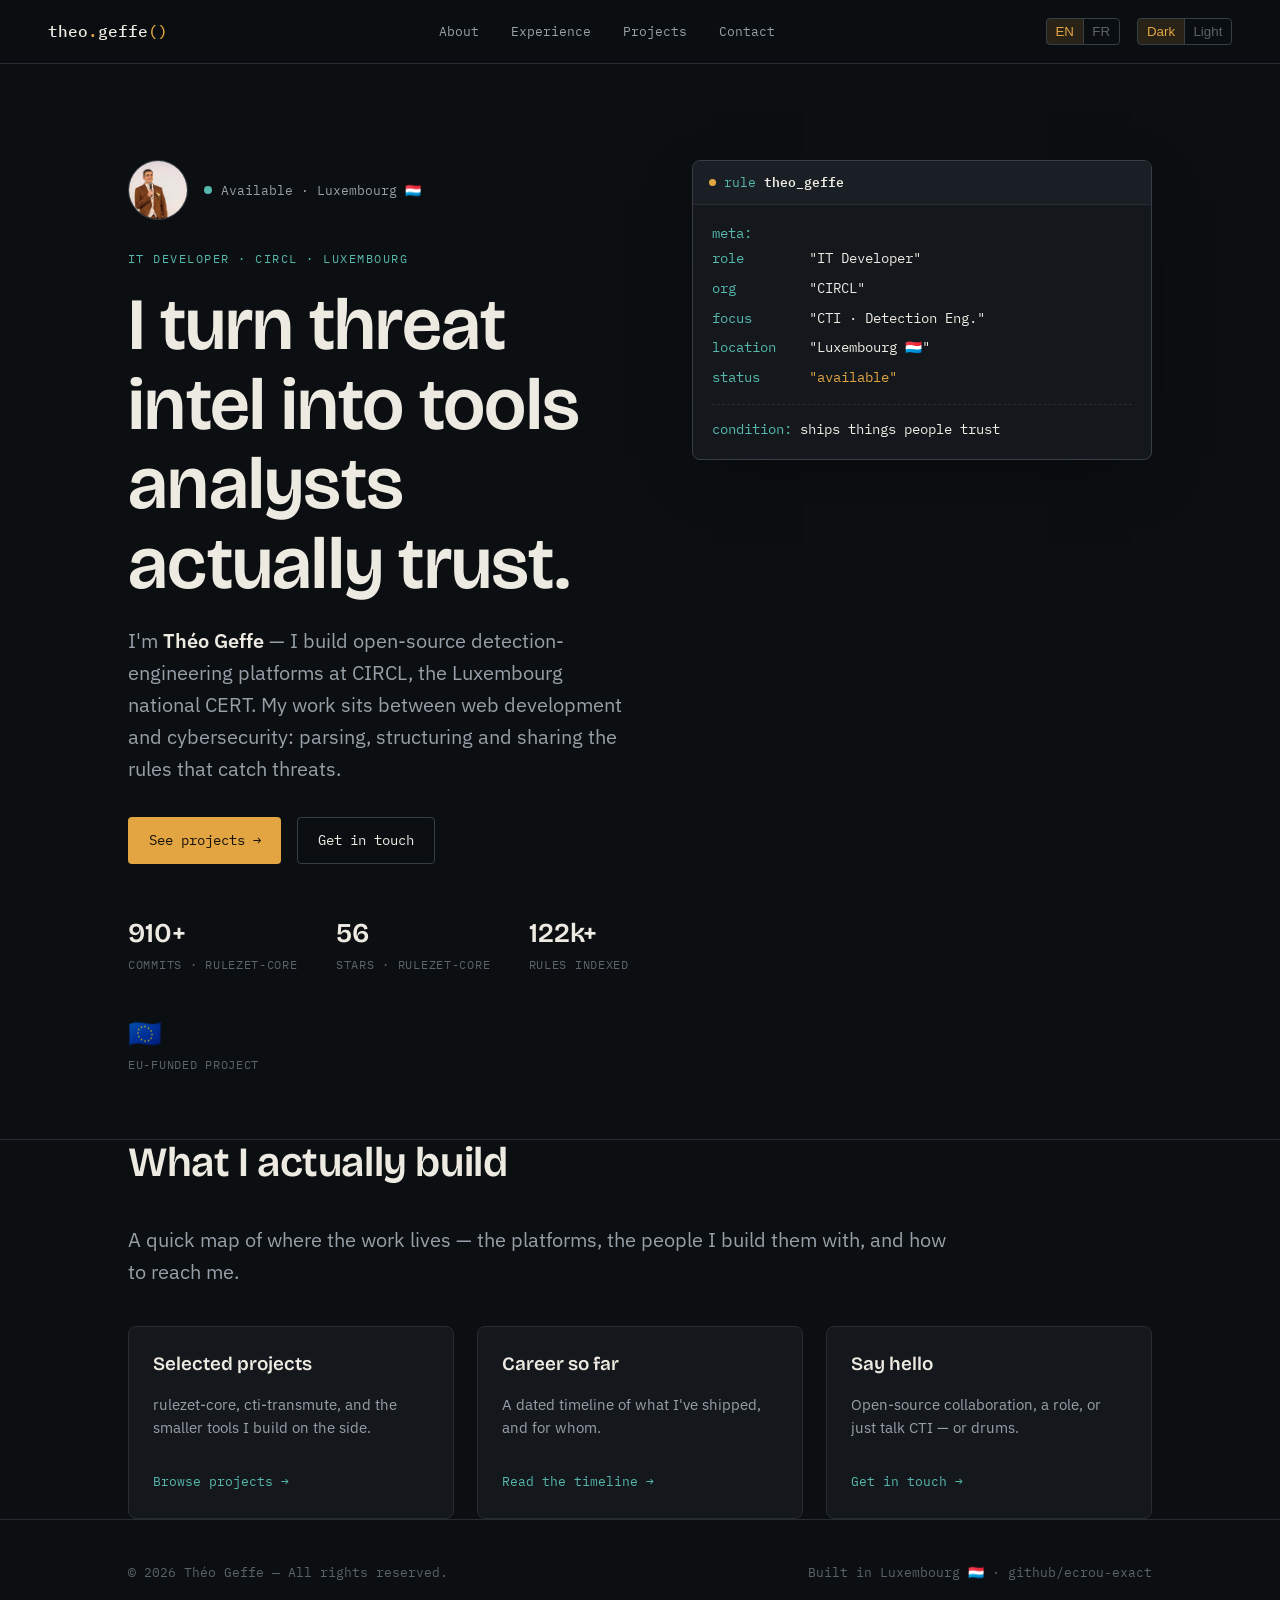
<file: index.html>
<!DOCTYPE html>
<html lang="en" data-theme="dark">

<head>
  <meta charset="UTF-8">
  <meta name="viewport" content="width=device-width, initial-scale=1.0">
  <meta name="google-site-verification" content="HNoLupJn58FNoUEvCJYcqbwV88HTjHMzO0aVfXqpVyk">

  <link rel="icon" type="image/svg+xml" href="assets/favicon.svg">

  <title>Théo Geffe — IT Developer & Detection Engineering | Luxembourg</title>
  <meta name="description"
    content="Théo Geffe — IT Developer at CIRCL (Luxembourg). Lead developer of rulezet-core (EU-funded, 122,000+ rules indexed), second-largest contributor to MISP's cti-transmute. CTI, YARA, Sigma, open-source.">
  <meta name="author" content="Théo Geffe">
  <meta name="robots" content="index, follow">
  <link rel="canonical" href="https://ecrou-exact.github.io/theo-geffe-portfolio/">

  <meta property="og:type" content="website">
  <meta property="og:url" content="https://ecrou-exact.github.io/theo-geffe-portfolio/">
  <meta property="og:title" content="Théo Geffe — IT Developer & Detection Engineering">
  <meta property="og:description"
    content="Lead developer of rulezet-core (EU-funded). Second-largest contributor to MISP's cti-transmute. Based in Luxembourg.">
  <meta property="og:locale" content="en_US">
  <meta property="og:site_name" content="Théo Geffe">

  <script type="application/ld+json">
  {
    "@context": "https://schema.org",
    "@type": "Person",
    "name": "Théo Geffe",
    "jobTitle": "IT Developer",
    "worksFor": { "@type": "Organization", "name": "CIRCL - Computer Incident Response Center Luxembourg", "url": "https://www.circl.lu" },
    "url": "https://ecrou-exact.github.io/theo-geffe-portfolio/",
    "image": "https://avatars.githubusercontent.com/u/100565171?v=4",
    "sameAs": ["https://github.com/ecrou-exact", "https://www.linkedin.com/in/théo-geffe-348453359/", "https://www.youtube.com/@jeff2.016"],
    "knowsAbout": ["Cybersecurity", "JavaScript", "Python", "MISP", "YARA", "Sigma", "CTI", "Open-Source"],
    "address": { "@type": "PostalAddress", "addressCountry": "LU", "addressLocality": "Luxembourg" },
    "knowsLanguage": ["fr", "en"]
  }
  </script>

  <link rel="preconnect" href="https://fonts.googleapis.com">
  <link rel="preconnect" href="https://fonts.gstatic.com" crossorigin>
  <link href="https://fonts.googleapis.com/css2?family=Bricolage+Grotesque:opsz,wght@12..96,500..800&family=IBM+Plex+Sans:wght@400;500;600&family=IBM+Plex+Mono:wght@400;500;600&display=swap" rel="stylesheet">

  <link rel="stylesheet" href="css/tokens.css">
  <link rel="stylesheet" href="css/base.css">
  <link rel="stylesheet" href="css/nav.css">
  <link rel="stylesheet" href="css/components.css">
  <link rel="stylesheet" href="css/pages.css">
  <link rel="stylesheet" href="css/responsive.css">
</head>

<body data-page="home">

  <nav id="nav" role="navigation" aria-label="Main navigation">
    <a class="logo" href="index.html" aria-label="Théo Geffe — Home">theo<span>.</span>geffe<span>()</span></a>

    <ul class="nl" id="nl" role="menubar">
      <li role="none"><a href="about.html" data-page="about" role="menuitem" data-i18n="nav_about">About</a></li>
      <li role="none"><a href="experience.html" data-page="experience" role="menuitem" data-i18n="nav_experience">Experience</a></li>
      <li role="none"><a href="projects.html" data-page="projects" role="menuitem" data-i18n="nav_projects">Projects</a></li>
      <li role="none"><a href="contact.html" data-page="contact" role="menuitem" data-i18n="nav_contact">Contact</a></li>
    </ul>

    <div class="nav-right">
      <div class="swgroup lsw" role="group" aria-label="Language">
        <button data-l="en" class="on" aria-pressed="true">EN</button>
        <button data-l="fr" aria-pressed="false">FR</button>
      </div>
      <div class="swgroup tsw" role="group" aria-label="Theme">
        <button data-t="dark" class="on" aria-pressed="true">Dark</button>
        <button data-t="light" aria-pressed="false">Light</button>
      </div>
      <button class="hbg" id="hbg" aria-label="Open menu" aria-expanded="false"><span></span><span></span><span></span></button>
    </div>
  </nav>

  <main class="page-main">

    <section class="hero wrap">
      <div class="hero-copy">
        <div class="hero-id reveal">
          <img src="assets/pp.jpeg" alt="Théo Geffe" class="hero-photo">
          <div class="stbadge"><span class="pulse" aria-hidden="true"></span><span data-i18n="hero_status">Available · Luxembourg 🇱🇺</span></div>
        </div>
        <div class="eyebrow reveal" data-i18n="home_eyebrow">IT Developer · CIRCL · Luxembourg</div>
        <h1 class="display reveal" data-i18n="home_h1">I turn threat intel into tools analysts actually trust.</h1>
        <p class="lede reveal" data-i18n="home_lede">I'm Théo Geffe.</p>
        <div class="hero-ctas reveal">
          <a class="btn btn-solid" href="projects.html" data-i18n="cta_projects">See projects →</a>
          <a class="btn btn-line" href="contact.html" data-i18n="cta_contact">Get in touch</a>
        </div>
        <div class="stats-row reveal">
          <div class="stat-item"><div class="n">910+</div><div class="l" data-i18n="stat1_l">Commits · rulezet-core</div></div>
          <div class="stat-item"><div class="n">56</div><div class="l" data-i18n="stat2_l">Stars · rulezet-core</div></div>
          <div class="stat-item"><div class="n">122k+</div><div class="l" data-i18n="stat3_l">Rules indexed</div></div>
          <div class="stat-item"><div class="n">🇪🇺</div><div class="l" data-i18n="stat4_l">EU-funded project</div></div>
        </div>
      </div>

      <div class="rule reveal" aria-label="Identity summary">
        <div class="rule-head"><span class="dot" aria-hidden="true"></span><span class="kw">rule</span> <span class="name">theo_geffe</span></div>
        <div class="rule-body">
          <div class="kw" style="color:var(--accent-2);">meta:</div>
          <div class="rule-field"><span class="k">role</span><span class="v">"IT Developer"</span></div>
          <div class="rule-field"><span class="k">org</span><span class="v">"CIRCL"</span></div>
          <div class="rule-field"><span class="k">focus</span><span class="v">"CTI · Detection Eng."</span></div>
          <div class="rule-field"><span class="k">location</span><span class="v">"Luxembourg 🇱🇺"</span></div>
          <div class="rule-field"><span class="k">status</span><span class="v" style="color:var(--accent);">"available"</span></div>
          <div class="rule-cond"><span class="kw">condition:</span> <em data-i18n="rule_cond_home">ships things people trust</em></div>
        </div>
      </div>
    </section>

    <hr class="sep">

    <section class="wrap">
      <h2 class="section-title reveal" data-i18n="home_next_title">What I actually build</h2>
      <p class="lede reveal" data-i18n="home_next_lede" style="margin-bottom:2.4rem;">A quick map of where the work lives.</p>

      <div class="grid-3 reveal-group">
        <a class="rulecard" href="projects.html">
          <div class="rulecard-name" data-i18n="home_card1_t">Selected projects</div>
          <p class="rulecard-desc" data-i18n="home_card1_d">rulezet-core, cti-transmute, and more.</p>
          <span class="rulecard-link" data-i18n="home_card1_l">Browse projects →</span>
        </a>
        <a class="rulecard" href="experience.html">
          <div class="rulecard-name" data-i18n="home_card2_t">Career so far</div>
          <p class="rulecard-desc" data-i18n="home_card2_d">A dated timeline of what I've shipped.</p>
          <span class="rulecard-link" data-i18n="home_card2_l">Read the timeline →</span>
        </a>
        <a class="rulecard" href="contact.html">
          <div class="rulecard-name" data-i18n="home_card3_t">Say hello</div>
          <p class="rulecard-desc" data-i18n="home_card3_d">Open-source collaboration, a role, or just a chat.</p>
          <span class="rulecard-link" data-i18n="home_card3_l">Get in touch →</span>
        </a>
      </div>
    </section>

  </main>

  <footer role="contentinfo">
    <div class="wrap">
      <div>© 2026 Théo Geffe — <span data-i18n="footer_rights">All rights reserved.</span></div>
      <div><span data-i18n="footer_built">Built in</span> Luxembourg 🇱🇺 · <a href="https://github.com/ecrou-exact" target="_blank" rel="noopener noreferrer">github/ecrou-exact</a></div>
    </div>
  </footer>

  <script src="js/i18n.js"></script>
  <script src="js/theme.js"></script>
  <script src="js/nav.js"></script>
  <script src="js/reveal.js"></script>
  <script src="js/github-stats.js"></script>
  <script>document.addEventListener('DOMContentLoaded', initI18n);</script>
</body>

</html>
</file>
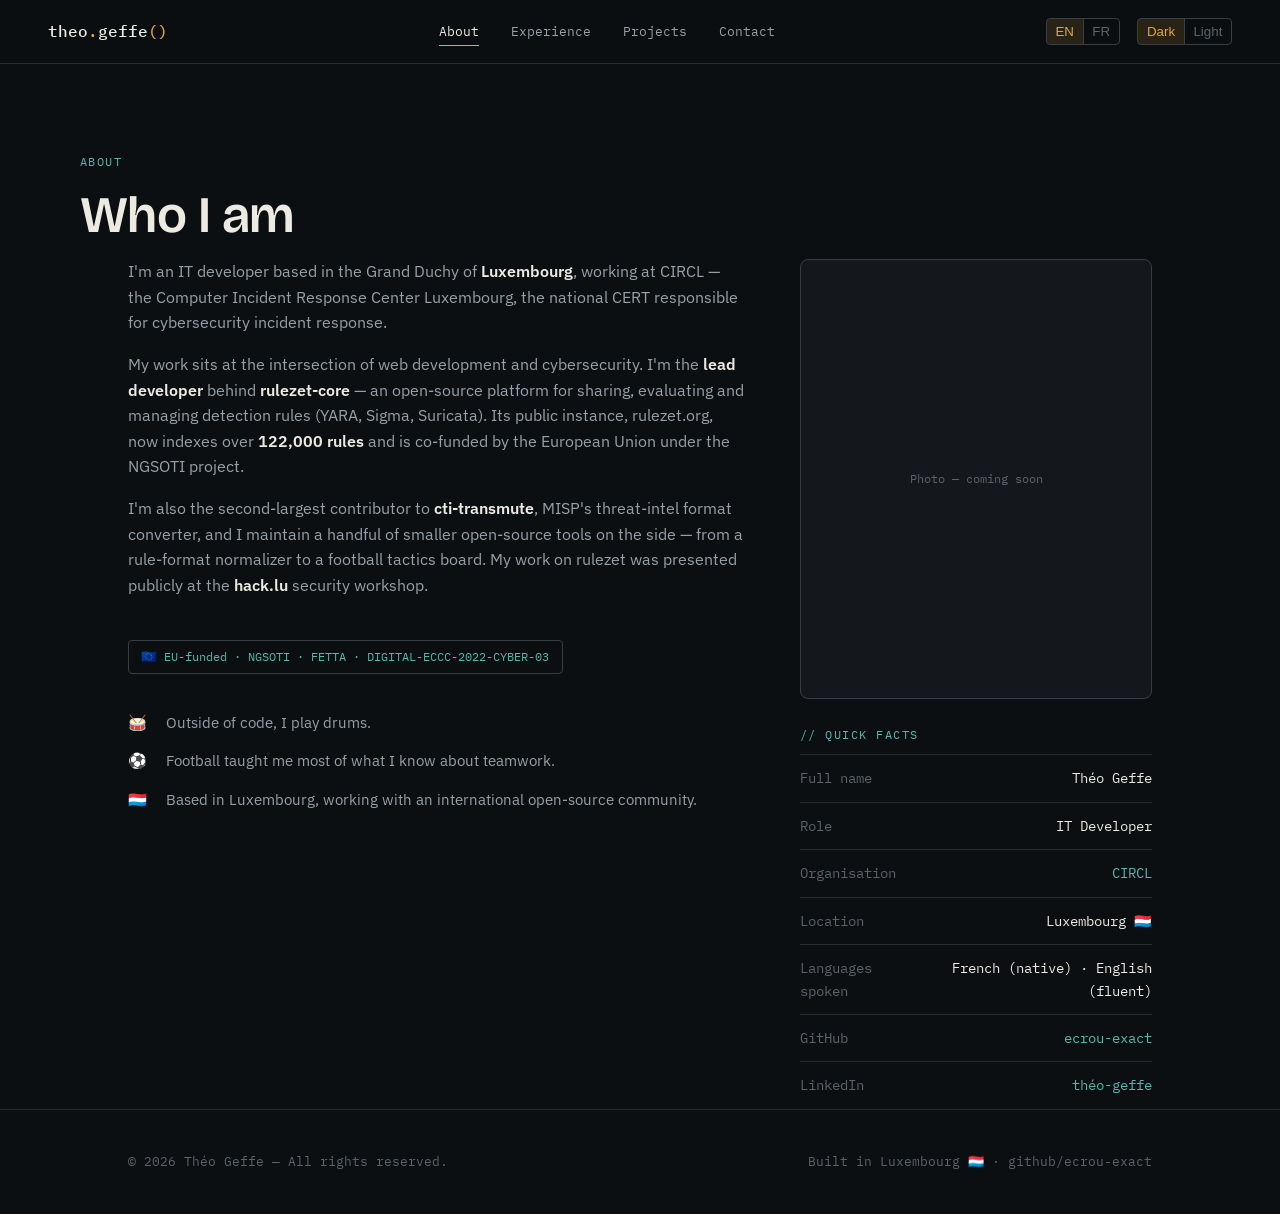
<file: about.html>
<!DOCTYPE html>
<html lang="en" data-theme="dark">

<head>
  <meta charset="UTF-8">
  <meta name="viewport" content="width=device-width, initial-scale=1.0">
  <link rel="icon" type="image/svg+xml" href="assets/favicon.svg">

  <title>About — Théo Geffe</title>
  <meta name="description" content="Théo Geffe — IT Developer at CIRCL, Luxembourg. Lead developer of rulezet-core, EU-funded detection-engineering platform.">
  <link rel="canonical" href="https://ecrou-exact.github.io/theo-geffe-portfolio/about.html">

  <link rel="preconnect" href="https://fonts.googleapis.com">
  <link rel="preconnect" href="https://fonts.gstatic.com" crossorigin>
  <link href="https://fonts.googleapis.com/css2?family=Bricolage+Grotesque:opsz,wght@12..96,500..800&family=IBM+Plex+Sans:wght@400;500;600&family=IBM+Plex+Mono:wght@400;500;600&display=swap" rel="stylesheet">

  <link rel="stylesheet" href="css/tokens.css">
  <link rel="stylesheet" href="css/base.css">
  <link rel="stylesheet" href="css/nav.css">
  <link rel="stylesheet" href="css/components.css">
  <link rel="stylesheet" href="css/pages.css">
  <link rel="stylesheet" href="css/responsive.css">
</head>

<body data-page="about">

  <nav id="nav" role="navigation" aria-label="Main navigation">
    <a class="logo" href="index.html" aria-label="Théo Geffe — Home">theo<span>.</span>geffe<span>()</span></a>
    <ul class="nl" id="nl" role="menubar">
      <li role="none"><a href="about.html" data-page="about" role="menuitem" data-i18n="nav_about">About</a></li>
      <li role="none"><a href="experience.html" data-page="experience" role="menuitem" data-i18n="nav_experience">Experience</a></li>
      <li role="none"><a href="projects.html" data-page="projects" role="menuitem" data-i18n="nav_projects">Projects</a></li>
      <li role="none"><a href="contact.html" data-page="contact" role="menuitem" data-i18n="nav_contact">Contact</a></li>
    </ul>
    <div class="nav-right">
      <div class="swgroup lsw" role="group" aria-label="Language">
        <button data-l="en" class="on" aria-pressed="true">EN</button>
        <button data-l="fr" aria-pressed="false">FR</button>
      </div>
      <div class="swgroup tsw" role="group" aria-label="Theme">
        <button data-t="dark" class="on" aria-pressed="true">Dark</button>
        <button data-t="light" aria-pressed="false">Light</button>
      </div>
      <button class="hbg" id="hbg" aria-label="Open menu" aria-expanded="false"><span></span><span></span><span></span></button>
    </div>
  </nav>

  <main class="page-main">
    <div class="wrap page-head">
      <div class="eyebrow reveal" data-i18n="about_eyebrow">About</div>
      <h1 class="display reveal" style="font-size:clamp(2rem,4.4vw,3.2rem);" data-i18n="about_title">Who I am</h1>
    </div>

    <section class="wrap">
      <div class="about-grid">
        <div class="about-copy reveal-group">
          <p data-i18n="about_p1">—</p>
          <p data-i18n="about_p2">—</p>
          <p data-i18n="about_p3">—</p>
          <span class="about-badge" data-i18n="about_badge">🇪🇺 EU-funded · NGSOTI · FETTA</span>

          <div class="signal-notes">
            <div class="signal-note"><span class="ic">🥁</span><span data-i18n="signal1">Drums.</span></div>
            <div class="signal-note"><span class="ic">⚽</span><span data-i18n="signal2">Football.</span></div>
            <div class="signal-note"><span class="ic">🇱🇺</span><span data-i18n="signal3">Luxembourg.</span></div>
          </div>
        </div>

        <div class="reveal-group">
          <div class="photo-frame" style="margin-bottom:1.6rem;">
            <div class="ph-empty" data-i18n="about_photo_empty">Photo — coming soon</div>
          </div>

          <div class="facts">
            <div class="eyebrow" data-i18n="facts_title" style="margin-bottom:.6rem;">// Quick facts</div>
            <div class="fact-row"><span class="k" data-i18n="fk_name">Full name</span><span class="v">Théo Geffe</span></div>
            <div class="fact-row"><span class="k" data-i18n="fk_role">Role</span><span class="v">IT Developer</span></div>
            <div class="fact-row"><span class="k" data-i18n="fk_org">Organisation</span><span class="v"><a href="https://www.circl.lu" target="_blank" rel="noopener noreferrer">CIRCL</a></span></div>
            <div class="fact-row"><span class="k" data-i18n="fk_location">Location</span><span class="v">Luxembourg 🇱🇺</span></div>
            <div class="fact-row"><span class="k" data-i18n="fk_langs">Languages</span><span class="v" data-i18n="fv_langs">French · English</span></div>
            <div class="fact-row"><span class="k" data-i18n="fk_github">GitHub</span><span class="v"><a href="https://github.com/ecrou-exact" target="_blank" rel="noopener noreferrer">ecrou-exact</a></span></div>
            <div class="fact-row"><span class="k" data-i18n="fk_linkedin">LinkedIn</span><span class="v"><a href="https://www.linkedin.com/in/théo-geffe-348453359/" target="_blank" rel="noopener noreferrer">théo-geffe</a></span></div>
          </div>
        </div>
      </div>
    </section>
  </main>

  <footer role="contentinfo">
    <div class="wrap">
      <div>© 2026 Théo Geffe — <span data-i18n="footer_rights">All rights reserved.</span></div>
      <div><span data-i18n="footer_built">Built in</span> Luxembourg 🇱🇺 · <a href="https://github.com/ecrou-exact" target="_blank" rel="noopener noreferrer">github/ecrou-exact</a></div>
    </div>
  </footer>

  <script src="js/i18n.js"></script>
  <script src="js/theme.js"></script>
  <script src="js/nav.js"></script>
  <script src="js/reveal.js"></script>
  <script>document.addEventListener('DOMContentLoaded', initI18n);</script>
</body>

</html>
</file>
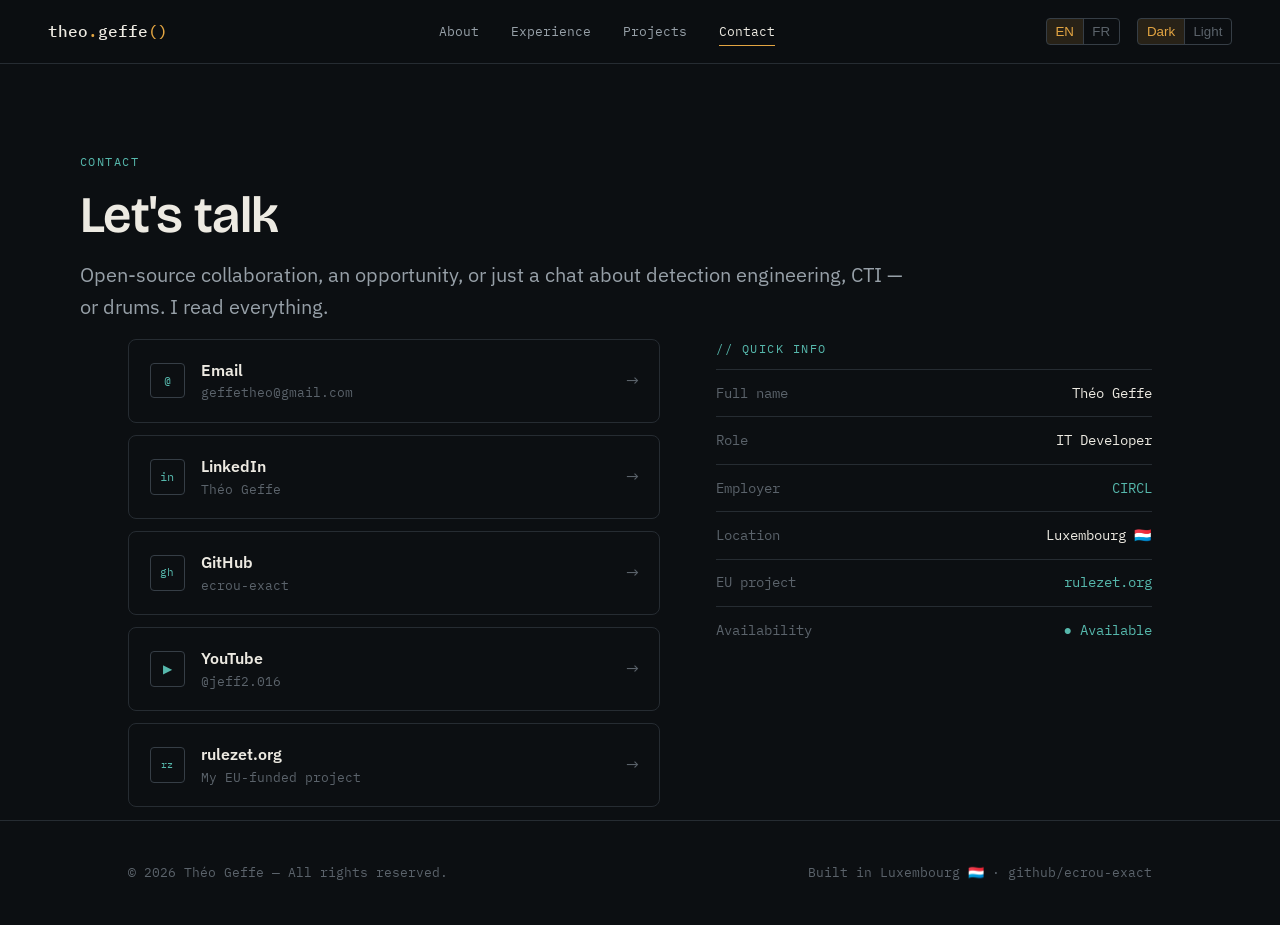
<file: contact.html>
<!DOCTYPE html>
<html lang="en" data-theme="dark">

<head>
  <meta charset="UTF-8">
  <meta name="viewport" content="width=device-width, initial-scale=1.0">
  <link rel="icon" type="image/svg+xml" href="assets/favicon.svg">

  <title>Contact — Théo Geffe</title>
  <meta name="description" content="Get in touch with Théo Geffe — IT Developer at CIRCL, Luxembourg.">
  <link rel="canonical" href="https://ecrou-exact.github.io/theo-geffe-portfolio/contact.html">

  <link rel="preconnect" href="https://fonts.googleapis.com">
  <link rel="preconnect" href="https://fonts.gstatic.com" crossorigin>
  <link href="https://fonts.googleapis.com/css2?family=Bricolage+Grotesque:opsz,wght@12..96,500..800&family=IBM+Plex+Sans:wght@400;500;600&family=IBM+Plex+Mono:wght@400;500;600&display=swap" rel="stylesheet">

  <link rel="stylesheet" href="css/tokens.css">
  <link rel="stylesheet" href="css/base.css">
  <link rel="stylesheet" href="css/nav.css">
  <link rel="stylesheet" href="css/components.css">
  <link rel="stylesheet" href="css/pages.css">
  <link rel="stylesheet" href="css/responsive.css">
</head>

<body data-page="contact">

  <nav id="nav" role="navigation" aria-label="Main navigation">
    <a class="logo" href="index.html" aria-label="Théo Geffe — Home">theo<span>.</span>geffe<span>()</span></a>
    <ul class="nl" id="nl" role="menubar">
      <li role="none"><a href="about.html" data-page="about" role="menuitem" data-i18n="nav_about">About</a></li>
      <li role="none"><a href="experience.html" data-page="experience" role="menuitem" data-i18n="nav_experience">Experience</a></li>
      <li role="none"><a href="projects.html" data-page="projects" role="menuitem" data-i18n="nav_projects">Projects</a></li>
      <li role="none"><a href="contact.html" data-page="contact" role="menuitem" data-i18n="nav_contact">Contact</a></li>
    </ul>
    <div class="nav-right">
      <div class="swgroup lsw" role="group" aria-label="Language">
        <button data-l="en" class="on" aria-pressed="true">EN</button>
        <button data-l="fr" aria-pressed="false">FR</button>
      </div>
      <div class="swgroup tsw" role="group" aria-label="Theme">
        <button data-t="dark" class="on" aria-pressed="true">Dark</button>
        <button data-t="light" aria-pressed="false">Light</button>
      </div>
      <button class="hbg" id="hbg" aria-label="Open menu" aria-expanded="false"><span></span><span></span><span></span></button>
    </div>
  </nav>

  <main class="page-main">
    <div class="wrap page-head">
      <div class="eyebrow reveal" data-i18n="contact_eyebrow">Contact</div>
      <h1 class="display reveal" style="font-size:clamp(2rem,4.4vw,3.2rem);" data-i18n="contact_title">Let's talk</h1>
      <p class="lede reveal" data-i18n="contact_lede">Open-source collaboration, an opportunity, or just a chat.</p>
    </div>

    <section class="wrap">
      <div class="contact-grid">
        <nav class="channels reveal-group" aria-label="Contact channels">
          <a class="channel" href="mailto:geffetheo@gmail.com">
            <div class="channel-left"><div class="channel-ic">@</div><div><div class="channel-name">Email</div><div class="channel-sub">geffetheo@gmail.com</div></div></div>
            <span class="channel-arrow" aria-hidden="true">→</span>
          </a>
          <a class="channel" href="https://www.linkedin.com/in/théo-geffe-348453359/" target="_blank" rel="noopener noreferrer">
            <div class="channel-left"><div class="channel-ic">in</div><div><div class="channel-name">LinkedIn</div><div class="channel-sub">Théo Geffe</div></div></div>
            <span class="channel-arrow" aria-hidden="true">→</span>
          </a>
          <a class="channel" href="https://github.com/ecrou-exact" target="_blank" rel="noopener noreferrer">
            <div class="channel-left"><div class="channel-ic" style="font-size:.68rem;">gh</div><div><div class="channel-name">GitHub</div><div class="channel-sub">ecrou-exact</div></div></div>
            <span class="channel-arrow" aria-hidden="true">→</span>
          </a>
          <a class="channel" href="https://www.youtube.com/@jeff2.016" target="_blank" rel="noopener noreferrer">
            <div class="channel-left"><div class="channel-ic">▶</div><div><div class="channel-name">YouTube</div><div class="channel-sub">@jeff2.016</div></div></div>
            <span class="channel-arrow" aria-hidden="true">→</span>
          </a>
          <a class="channel" href="https://rulezet.org" target="_blank" rel="noopener noreferrer">
            <div class="channel-left"><div class="channel-ic" style="font-size:.62rem;">rz</div><div><div class="channel-name">rulezet.org</div><div class="channel-sub">My EU-funded project</div></div></div>
            <span class="channel-arrow" aria-hidden="true">→</span>
          </a>
        </nav>

        <div class="facts reveal-group">
          <div class="eyebrow" data-i18n="qf_title" style="margin-bottom:.6rem;">// Quick info</div>
          <div class="fact-row"><span class="k" data-i18n="qf_name">Full name</span><span class="v">Théo Geffe</span></div>
          <div class="fact-row"><span class="k" data-i18n="qf_role">Role</span><span class="v">IT Developer</span></div>
          <div class="fact-row"><span class="k" data-i18n="qf_employer">Employer</span><span class="v"><a href="https://www.circl.lu" target="_blank" rel="noopener noreferrer">CIRCL</a></span></div>
          <div class="fact-row"><span class="k" data-i18n="qf_location">Location</span><span class="v">Luxembourg 🇱🇺</span></div>
          <div class="fact-row"><span class="k" data-i18n="qf_eu">EU project</span><span class="v"><a href="https://rulezet.org" target="_blank" rel="noopener noreferrer">rulezet.org</a></span></div>
          <div class="fact-row"><span class="k" data-i18n="qf_avail">Availability</span><span class="v" style="color:var(--accent-2);" data-i18n="qf_avail_val">● Available</span></div>
        </div>
      </div>
    </section>
  </main>

  <footer role="contentinfo">
    <div class="wrap">
      <div>© 2026 Théo Geffe — <span data-i18n="footer_rights">All rights reserved.</span></div>
      <div><span data-i18n="footer_built">Built in</span> Luxembourg 🇱🇺 · <a href="https://github.com/ecrou-exact" target="_blank" rel="noopener noreferrer">github/ecrou-exact</a></div>
    </div>
  </footer>

  <script src="js/i18n.js"></script>
  <script src="js/theme.js"></script>
  <script src="js/nav.js"></script>
  <script src="js/reveal.js"></script>
  <script>document.addEventListener('DOMContentLoaded', initI18n);</script>
</body>

</html>
</file>
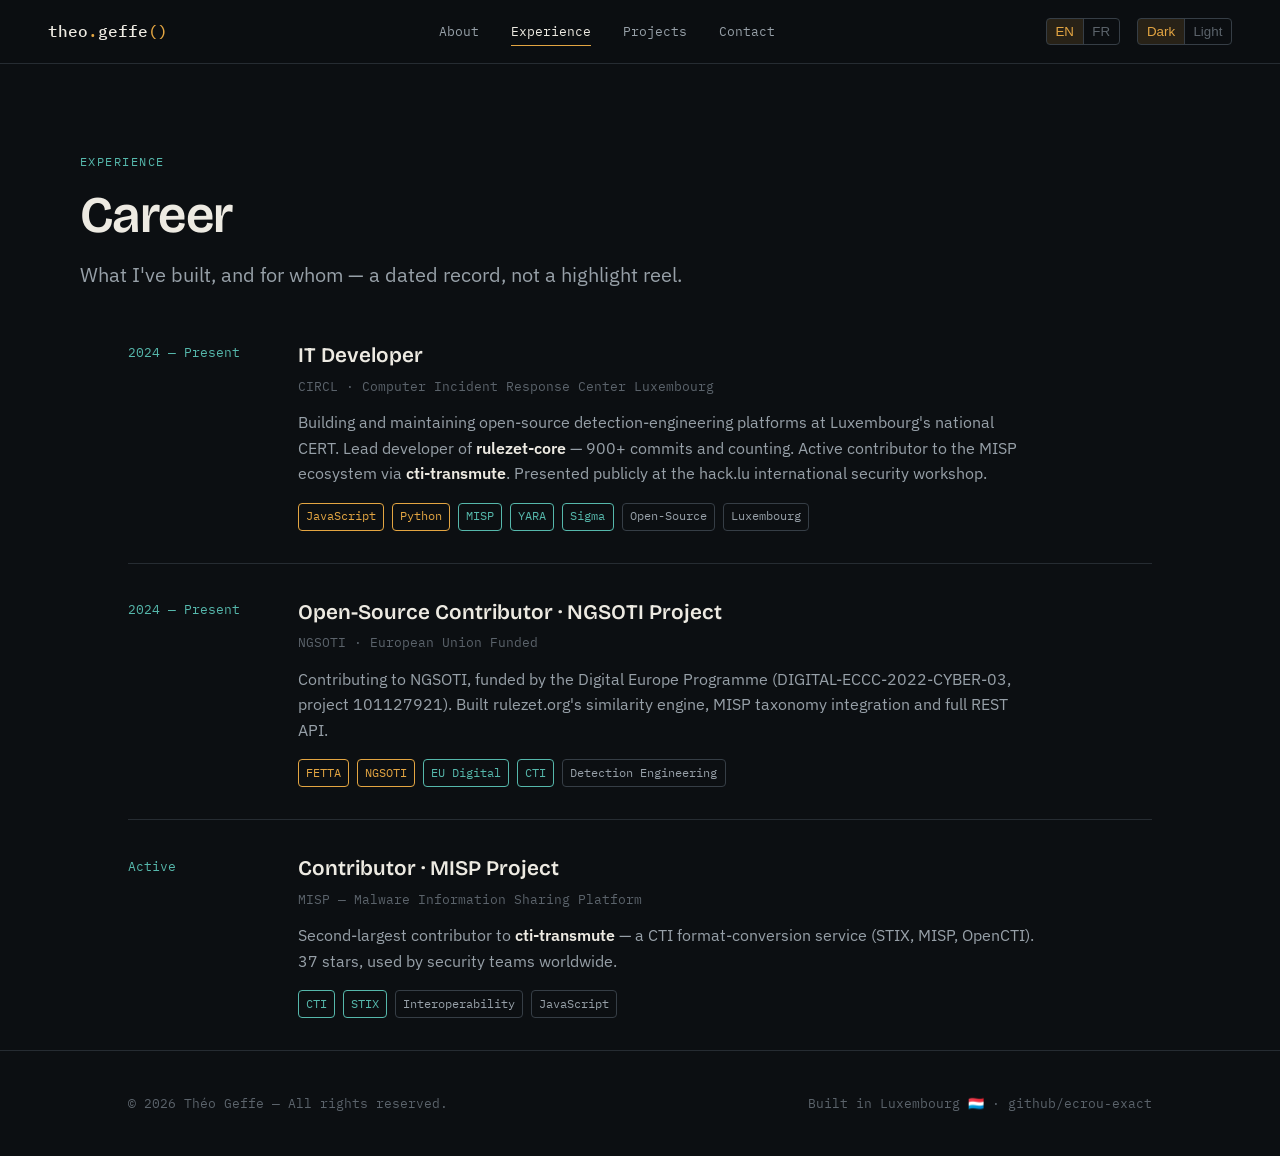
<file: experience.html>
<!DOCTYPE html>
<html lang="en" data-theme="dark">

<head>
  <meta charset="UTF-8">
  <meta name="viewport" content="width=device-width, initial-scale=1.0">
  <link rel="icon" type="image/svg+xml" href="assets/favicon.svg">

  <title>Experience — Théo Geffe</title>
  <meta name="description" content="Théo Geffe's career timeline — CIRCL, NGSOTI, and the MISP project.">
  <link rel="canonical" href="https://ecrou-exact.github.io/theo-geffe-portfolio/experience.html">

  <link rel="preconnect" href="https://fonts.googleapis.com">
  <link rel="preconnect" href="https://fonts.gstatic.com" crossorigin>
  <link href="https://fonts.googleapis.com/css2?family=Bricolage+Grotesque:opsz,wght@12..96,500..800&family=IBM+Plex+Sans:wght@400;500;600&family=IBM+Plex+Mono:wght@400;500;600&display=swap" rel="stylesheet">

  <link rel="stylesheet" href="css/tokens.css">
  <link rel="stylesheet" href="css/base.css">
  <link rel="stylesheet" href="css/nav.css">
  <link rel="stylesheet" href="css/components.css">
  <link rel="stylesheet" href="css/pages.css">
  <link rel="stylesheet" href="css/responsive.css">
</head>

<body data-page="experience">

  <nav id="nav" role="navigation" aria-label="Main navigation">
    <a class="logo" href="index.html" aria-label="Théo Geffe — Home">theo<span>.</span>geffe<span>()</span></a>
    <ul class="nl" id="nl" role="menubar">
      <li role="none"><a href="about.html" data-page="about" role="menuitem" data-i18n="nav_about">About</a></li>
      <li role="none"><a href="experience.html" data-page="experience" role="menuitem" data-i18n="nav_experience">Experience</a></li>
      <li role="none"><a href="projects.html" data-page="projects" role="menuitem" data-i18n="nav_projects">Projects</a></li>
      <li role="none"><a href="contact.html" data-page="contact" role="menuitem" data-i18n="nav_contact">Contact</a></li>
    </ul>
    <div class="nav-right">
      <div class="swgroup lsw" role="group" aria-label="Language">
        <button data-l="en" class="on" aria-pressed="true">EN</button>
        <button data-l="fr" aria-pressed="false">FR</button>
      </div>
      <div class="swgroup tsw" role="group" aria-label="Theme">
        <button data-t="dark" class="on" aria-pressed="true">Dark</button>
        <button data-t="light" aria-pressed="false">Light</button>
      </div>
      <button class="hbg" id="hbg" aria-label="Open menu" aria-expanded="false"><span></span><span></span><span></span></button>
    </div>
  </nav>

  <main class="page-main">
    <div class="wrap page-head">
      <div class="eyebrow reveal" data-i18n="exp_eyebrow">Experience</div>
      <h1 class="display reveal" style="font-size:clamp(2rem,4.4vw,3.2rem);" data-i18n="exp_title">Career</h1>
      <p class="lede reveal" data-i18n="exp_lede">What I've built, and for whom.</p>
    </div>

    <section class="wrap">
      <div class="timeline reveal-group">
        <article class="tl-item">
          <div class="tl-date" data-i18n="exp1_date">2024 — Present</div>
          <div>
            <div class="tl-role" data-i18n="exp1_role">IT Developer</div>
            <div class="tl-org" data-i18n="exp1_org">CIRCL</div>
            <p class="tl-desc" data-i18n="exp1_desc">—</p>
            <div class="tl-tags">
              <span class="tag accent">JavaScript</span><span class="tag accent">Python</span>
              <span class="tag accent2">MISP</span><span class="tag accent2">YARA</span><span class="tag accent2">Sigma</span>
              <span class="tag">Open-Source</span><span class="tag">Luxembourg</span>
            </div>
          </div>
        </article>

        <article class="tl-item">
          <div class="tl-date" data-i18n="exp2_date">2024 — Present</div>
          <div>
            <div class="tl-role" data-i18n="exp2_role">Open-Source Contributor · NGSOTI</div>
            <div class="tl-org" data-i18n="exp2_org">NGSOTI · EU Funded</div>
            <p class="tl-desc" data-i18n="exp2_desc">—</p>
            <div class="tl-tags">
              <span class="tag accent">FETTA</span><span class="tag accent">NGSOTI</span>
              <span class="tag accent2">EU Digital</span><span class="tag accent2">CTI</span>
              <span class="tag">Detection Engineering</span>
            </div>
          </div>
        </article>

        <article class="tl-item">
          <div class="tl-date" data-i18n="exp3_date">Active</div>
          <div>
            <div class="tl-role" data-i18n="exp3_role">Contributor · MISP Project</div>
            <div class="tl-org" data-i18n="exp3_org">MISP</div>
            <p class="tl-desc" data-i18n="exp3_desc">—</p>
            <div class="tl-tags">
              <span class="tag accent2">CTI</span><span class="tag accent2">STIX</span>
              <span class="tag">Interoperability</span><span class="tag">JavaScript</span>
            </div>
          </div>
        </article>
      </div>
    </section>
  </main>

  <footer role="contentinfo">
    <div class="wrap">
      <div>© 2026 Théo Geffe — <span data-i18n="footer_rights">All rights reserved.</span></div>
      <div><span data-i18n="footer_built">Built in</span> Luxembourg 🇱🇺 · <a href="https://github.com/ecrou-exact" target="_blank" rel="noopener noreferrer">github/ecrou-exact</a></div>
    </div>
  </footer>

  <script src="js/i18n.js"></script>
  <script src="js/theme.js"></script>
  <script src="js/nav.js"></script>
  <script src="js/reveal.js"></script>
  <script>document.addEventListener('DOMContentLoaded', initI18n);</script>
</body>

</html>
</file>
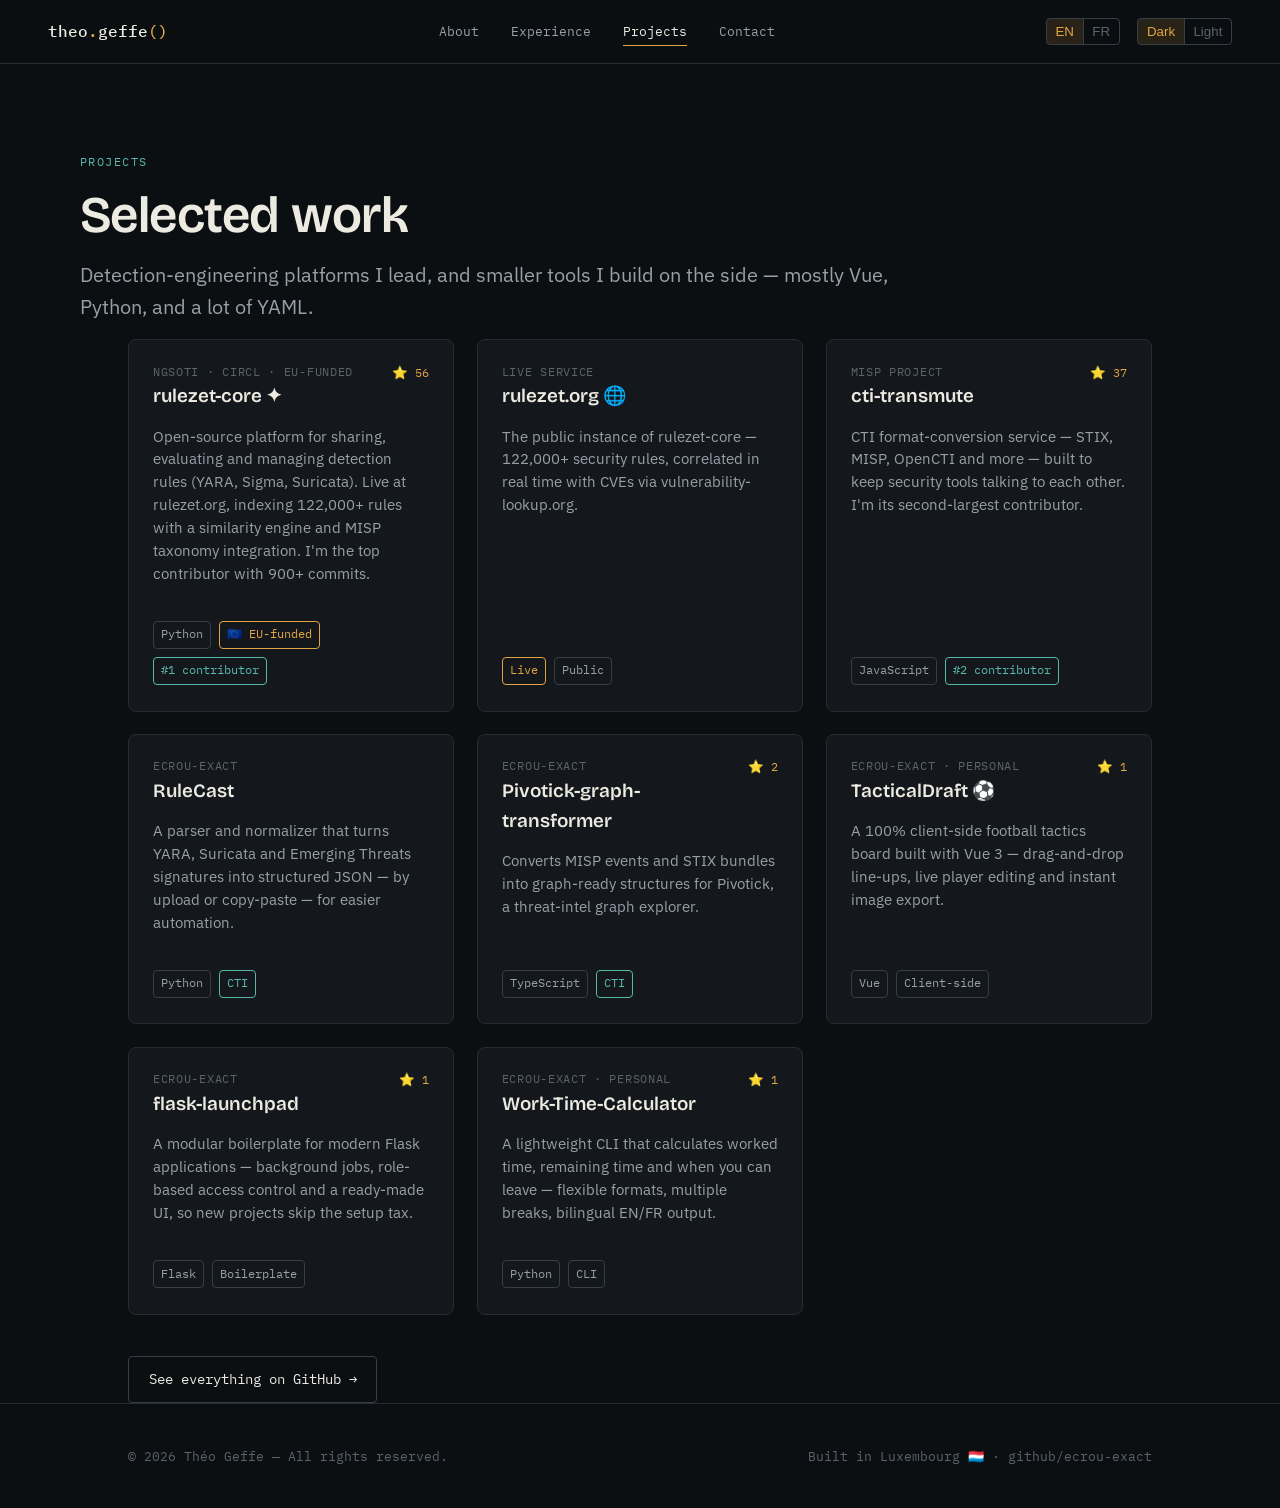
<file: projects.html>
<!DOCTYPE html>
<html lang="en" data-theme="dark">

<head>
  <meta charset="UTF-8">
  <meta name="viewport" content="width=device-width, initial-scale=1.0">
  <link rel="icon" type="image/svg+xml" href="assets/favicon.svg">

  <title>Projects — Théo Geffe</title>
  <meta name="description" content="Open-source projects by Théo Geffe: rulezet-core, cti-transmute, RuleCast, and more.">
  <link rel="canonical" href="https://ecrou-exact.github.io/theo-geffe-portfolio/projects.html">

  <link rel="preconnect" href="https://fonts.googleapis.com">
  <link rel="preconnect" href="https://fonts.gstatic.com" crossorigin>
  <link href="https://fonts.googleapis.com/css2?family=Bricolage+Grotesque:opsz,wght@12..96,500..800&family=IBM+Plex+Sans:wght@400;500;600&family=IBM+Plex+Mono:wght@400;500;600&display=swap" rel="stylesheet">

  <link rel="stylesheet" href="css/tokens.css">
  <link rel="stylesheet" href="css/base.css">
  <link rel="stylesheet" href="css/nav.css">
  <link rel="stylesheet" href="css/components.css">
  <link rel="stylesheet" href="css/pages.css">
  <link rel="stylesheet" href="css/responsive.css">
</head>

<body data-page="projects">

  <nav id="nav" role="navigation" aria-label="Main navigation">
    <a class="logo" href="index.html" aria-label="Théo Geffe — Home">theo<span>.</span>geffe<span>()</span></a>
    <ul class="nl" id="nl" role="menubar">
      <li role="none"><a href="about.html" data-page="about" role="menuitem" data-i18n="nav_about">About</a></li>
      <li role="none"><a href="experience.html" data-page="experience" role="menuitem" data-i18n="nav_experience">Experience</a></li>
      <li role="none"><a href="projects.html" data-page="projects" role="menuitem" data-i18n="nav_projects">Projects</a></li>
      <li role="none"><a href="contact.html" data-page="contact" role="menuitem" data-i18n="nav_contact">Contact</a></li>
    </ul>
    <div class="nav-right">
      <div class="swgroup lsw" role="group" aria-label="Language">
        <button data-l="en" class="on" aria-pressed="true">EN</button>
        <button data-l="fr" aria-pressed="false">FR</button>
      </div>
      <div class="swgroup tsw" role="group" aria-label="Theme">
        <button data-t="dark" class="on" aria-pressed="true">Dark</button>
        <button data-t="light" aria-pressed="false">Light</button>
      </div>
      <button class="hbg" id="hbg" aria-label="Open menu" aria-expanded="false"><span></span><span></span><span></span></button>
    </div>
  </nav>

  <main class="page-main">
    <div class="wrap page-head">
      <div class="eyebrow reveal" data-i18n="proj_eyebrow">Projects</div>
      <h1 class="display reveal" style="font-size:clamp(2rem,4.4vw,3.2rem);" data-i18n="proj_title">Selected work</h1>
      <p class="lede reveal" data-i18n="proj_lede">Detection-engineering platforms, and smaller tools.</p>
    </div>

    <section class="wrap">
      <div class="grid-3 reveal-group">

        <a class="rulecard" href="https://github.com/ngsoti/rulezet-core" target="_blank" rel="noopener noreferrer">
          <div class="rulecard-top">
            <div><div class="rulecard-org" data-i18n="p1_org">ngsoti · CIRCL · EU-funded</div><div class="rulecard-name">rulezet-core ✦</div></div>
            <div class="rulecard-star">⭐ 56</div>
          </div>
          <p class="rulecard-desc" data-i18n="p1_desc">—</p>
          <div class="rulecard-meta">
            <span class="tag">Python</span><span class="tag accent">🇪🇺 EU-funded</span><span class="tag accent2">#1 contributor</span>
          </div>
        </a>

        <a class="rulecard" href="https://rulezet.org" target="_blank" rel="noopener noreferrer">
          <div class="rulecard-top">
            <div><div class="rulecard-org" data-i18n="p2_org">Live service</div><div class="rulecard-name">rulezet.org 🌐</div></div>
          </div>
          <p class="rulecard-desc" data-i18n="p2_desc">—</p>
          <div class="rulecard-meta"><span class="tag accent">Live</span><span class="tag">Public</span></div>
        </a>

        <a class="rulecard" href="https://github.com/MISP/cti-transmute" target="_blank" rel="noopener noreferrer">
          <div class="rulecard-top">
            <div><div class="rulecard-org" data-i18n="p3_org">MISP Project</div><div class="rulecard-name">cti-transmute</div></div>
            <div class="rulecard-star">⭐ 37</div>
          </div>
          <p class="rulecard-desc" data-i18n="p3_desc">—</p>
          <div class="rulecard-meta"><span class="tag">JavaScript</span><span class="tag accent2">#2 contributor</span></div>
        </a>

        <a class="rulecard" href="https://github.com/ecrou-exact/RuleCast" target="_blank" rel="noopener noreferrer">
          <div class="rulecard-top">
            <div><div class="rulecard-org" data-i18n="p4_org">ecrou-exact</div><div class="rulecard-name">RuleCast</div></div>
          </div>
          <p class="rulecard-desc" data-i18n="p4_desc">—</p>
          <div class="rulecard-meta"><span class="tag">Python</span><span class="tag accent2">CTI</span></div>
        </a>

        <a class="rulecard" href="https://github.com/ecrou-exact/Pivotick-graph-transformer" target="_blank" rel="noopener noreferrer">
          <div class="rulecard-top">
            <div><div class="rulecard-org" data-i18n="p5_org">ecrou-exact</div><div class="rulecard-name">Pivotick-graph-transformer</div></div>
            <div class="rulecard-star">⭐ 2</div>
          </div>
          <p class="rulecard-desc" data-i18n="p5_desc">—</p>
          <div class="rulecard-meta"><span class="tag">TypeScript</span><span class="tag accent2">CTI</span></div>
        </a>

        <a class="rulecard" href="https://github.com/ecrou-exact/TacticalDraft" target="_blank" rel="noopener noreferrer">
          <div class="rulecard-top">
            <div><div class="rulecard-org" data-i18n="p6_org">ecrou-exact · personal</div><div class="rulecard-name">TacticalDraft ⚽</div></div>
            <div class="rulecard-star">⭐ 1</div>
          </div>
          <p class="rulecard-desc" data-i18n="p6_desc">—</p>
          <div class="rulecard-meta"><span class="tag">Vue</span><span class="tag">Client-side</span></div>
        </a>

        <a class="rulecard" href="https://github.com/ecrou-exact/flask-launchpad" target="_blank" rel="noopener noreferrer">
          <div class="rulecard-top">
            <div><div class="rulecard-org" data-i18n="p7_org">ecrou-exact</div><div class="rulecard-name">flask-launchpad</div></div>
            <div class="rulecard-star">⭐ 1</div>
          </div>
          <p class="rulecard-desc" data-i18n="p7_desc">—</p>
          <div class="rulecard-meta"><span class="tag">Flask</span><span class="tag">Boilerplate</span></div>
        </a>

        <a class="rulecard" href="https://github.com/ecrou-exact/Work-Time-Calculator" target="_blank" rel="noopener noreferrer">
          <div class="rulecard-top">
            <div><div class="rulecard-org" data-i18n="p8_org">ecrou-exact · personal</div><div class="rulecard-name">Work-Time-Calculator</div></div>
            <div class="rulecard-star">⭐ 1</div>
          </div>
          <p class="rulecard-desc" data-i18n="p8_desc">—</p>
          <div class="rulecard-meta"><span class="tag">Python</span><span class="tag">CLI</span></div>
        </a>

      </div>

      <a class="btn btn-line reveal" href="https://github.com/ecrou-exact" target="_blank" rel="noopener noreferrer" style="margin-top:2.6rem;" data-i18n="proj_see_all">See everything on GitHub →</a>
    </section>
  </main>

  <footer role="contentinfo">
    <div class="wrap">
      <div>© 2026 Théo Geffe — <span data-i18n="footer_rights">All rights reserved.</span></div>
      <div><span data-i18n="footer_built">Built in</span> Luxembourg 🇱🇺 · <a href="https://github.com/ecrou-exact" target="_blank" rel="noopener noreferrer">github/ecrou-exact</a></div>
    </div>
  </footer>

  <script src="js/i18n.js"></script>
  <script src="js/theme.js"></script>
  <script src="js/nav.js"></script>
  <script src="js/reveal.js"></script>
  <script>document.addEventListener('DOMContentLoaded', initI18n);</script>
</body>

</html>
</file>
<file: css/tokens.css>
/* ═══════════════════════════════════════════════════════════
   DESIGN TOKENS
   Dark = deep graphite console. Light = warm paper.
   Two accents, each with one job:
     --accent   (amber)  → the "match" colour — hits, emphasis, CTAs
     --accent-2 (teal)   → the "trace" colour — links, data, secondary signal
   ═══════════════════════════════════════════════════════════ */

:root {
  --font-display: 'Bricolage Grotesque', 'Segoe UI', sans-serif;
  --font-body: 'IBM Plex Sans', 'Segoe UI', sans-serif;
  --font-mono: 'IBM Plex Mono', 'SFMono-Regular', Consolas, monospace;

  --container: 1120px;
  --gutter: clamp(1.25rem, 4vw, 3rem);

  --radius-s: 4px;
  --radius-m: 8px;

  --ease: cubic-bezier(.16, 1, .3, 1);
  --dur-s: .18s;
  --dur-m: .4s;
  --dur-l: .7s;
}

/* ─── Dark (default) ─── */
:root,
[data-theme="dark"] {
  --bg: #0c0f12;
  --bg-raised: #14181d;
  --bg-raised-2: #1a1f25;
  --text: #edeae2;
  --text-dim: #97a0a8;
  --text-faint: #5b636b;
  --border: #262c32;
  --border-strong: #363e46;

  --accent: #e3a542;
  --accent-soft: #e3a54222;
  --accent-ink: #17130a;

  --accent-2: #56b8ac;
  --accent-2-soft: #56b8ac1f;

  --shadow: 0 20px 60px -20px rgba(0, 0, 0, .55);
}

/* ─── Light ─── */
[data-theme="light"] {
  --bg: #f5f3ee;
  --bg-raised: #ffffff;
  --bg-raised-2: #ece9e1;
  --text: #191b1d;
  --text-dim: #565d63;
  --text-faint: #8a9096;
  --border: #e1ddd2;
  --border-strong: #cfc9ba;

  --accent: #a86c15;
  --accent-soft: #a86c1518;
  --accent-ink: #fffaf0;

  --accent-2: #1f766b;
  --accent-2-soft: #1f766b16;

  --shadow: 0 20px 50px -24px rgba(30, 25, 15, .18);
}
</file>
<file: css/base.css>
/* ═══════════════════════════════════════════════════════════
   RESET / BASE / TYPE SCALE
   ═══════════════════════════════════════════════════════════ */

*, *::before, *::after { box-sizing: border-box; }
html { scroll-behavior: smooth; }
@media (prefers-reduced-motion: reduce) {
  html { scroll-behavior: auto; }
  *, *::before, *::after {
    animation-duration: .01ms !important;
    animation-iteration-count: 1 !important;
    transition-duration: .01ms !important;
    scroll-behavior: auto !important;
  }
}

body {
  margin: 0;
  background: var(--bg);
  color: var(--text);
  font-family: var(--font-body);
  font-size: 16px;
  line-height: 1.6;
  -webkit-font-smoothing: antialiased;
  transition: background var(--dur-m) var(--ease), color var(--dur-m) var(--ease);
  overflow-x: hidden;
}

img { max-width: 100%; display: block; }

a { color: inherit; text-decoration: none; }

h1, h2, h3, h4 {
  font-family: var(--font-display);
  font-weight: 600;
  line-height: 1.08;
  margin: 0;
  letter-spacing: -.01em;
}

p { margin: 0 0 1em; color: var(--text-dim); }
p:last-child { margin-bottom: 0; }
strong { color: var(--text); font-weight: 600; }

::selection { background: var(--accent); color: var(--accent-ink); }

:focus-visible {
  outline: 2px solid var(--accent);
  outline-offset: 3px;
  border-radius: 2px;
}

/* ─── Layout ─── */
.wrap {
  max-width: var(--container);
  margin: 0 auto;
  padding: 0 var(--gutter);
}

.page-main { padding-top: 6.5rem; }

section { padding: 5rem 0; }

.sep {
  border: none;
  border-top: 1px solid var(--border);
  margin: 0;
}

/* ─── Type scale ─── */
.eyebrow {
  font-family: var(--font-mono);
  font-size: .78rem;
  letter-spacing: .12em;
  text-transform: uppercase;
  color: var(--accent-2);
}

h1.display {
  font-size: clamp(2.4rem, 6vw, 4.6rem);
}

h2.section-title {
  font-size: clamp(1.8rem, 3.6vw, 2.6rem);
  margin-bottom: 2.4rem;
}

.lede {
  font-size: clamp(1.05rem, 1.6vw, 1.25rem);
  color: var(--text-dim);
  max-width: 42em;
}

/* ─── Buttons ─── */
.btn {
  display: inline-flex;
  align-items: center;
  gap: .5em;
  font-family: var(--font-mono);
  font-size: .88rem;
  padding: .8em 1.4em;
  border-radius: var(--radius-s);
  border: 1px solid transparent;
  cursor: pointer;
  transition: transform var(--dur-s) var(--ease), border-color var(--dur-s), background var(--dur-s), color var(--dur-s);
}
.btn:hover { transform: translateY(-2px); }

.btn-solid {
  background: var(--accent);
  color: var(--accent-ink);
}
.btn-solid:hover { background: var(--text); }

.btn-line {
  border-color: var(--border-strong);
  color: var(--text);
  background: transparent;
}
.btn-line:hover { border-color: var(--accent); color: var(--accent); }

/* ─── Reveal-on-scroll ─── */
.reveal {
  opacity: 0;
  transform: translateY(18px);
  transition: opacity var(--dur-l) var(--ease), transform var(--dur-l) var(--ease);
}
.reveal.in {
  opacity: 1;
  transform: translateY(0);
}
.reveal-group.in > * { transition-delay: calc(var(--i, 0) * 70ms); }

/* ─── Tag chips ─── */
.tag {
  font-family: var(--font-mono);
  font-size: .74rem;
  padding: .3em .6em;
  border: 1px solid var(--border-strong);
  border-radius: var(--radius-s);
  color: var(--text-dim);
}
.tag.accent { border-color: var(--accent); color: var(--accent); }
.tag.accent2 { border-color: var(--accent-2); color: var(--accent-2); }

/* ─── Footer ─── */
footer {
  border-top: 1px solid var(--border);
  padding: 2.6rem 0;
  font-family: var(--font-mono);
  font-size: .82rem;
  color: var(--text-faint);
}
footer .wrap {
  display: flex;
  flex-wrap: wrap;
  gap: .6rem 1.4rem;
  justify-content: space-between;
  align-items: center;
}
footer a:hover { color: var(--accent-2); }
</file>
<file: css/nav.css>
/* ═══════════════════════════════════════════════════════════
   NAVIGATION
   ═══════════════════════════════════════════════════════════ */

#nav {
  position: fixed;
  top: 0; left: 0; right: 0;
  z-index: 100;
  display: flex;
  align-items: center;
  justify-content: space-between;
  gap: 2rem;
  padding: 1.1rem var(--gutter);
  background: color-mix(in srgb, var(--bg) 82%, transparent);
  backdrop-filter: blur(10px);
  border-bottom: 1px solid var(--border);
}

.logo {
  font-family: var(--font-mono);
  font-size: 1rem;
  font-weight: 500;
  color: var(--text);
  white-space: nowrap;
}
.logo span { color: var(--accent); }

.nl {
  list-style: none;
  display: flex;
  gap: 2rem;
  margin: 0;
  padding: 0;
}
.nl a {
  font-family: var(--font-mono);
  font-size: .84rem;
  color: var(--text-dim);
  position: relative;
  padding: .2rem 0;
  transition: color var(--dur-s);
}
.nl a::after {
  content: '';
  position: absolute;
  left: 0; bottom: -2px;
  width: 0; height: 1px;
  background: var(--accent);
  transition: width var(--dur-m) var(--ease);
}
.nl a:hover, .nl a[aria-current="page"] { color: var(--text); }
.nl a:hover::after, .nl a[aria-current="page"]::after { width: 100%; }

.nav-right {
  display: flex;
  align-items: center;
  gap: 1.1rem;
}

.swgroup {
  display: flex;
  border: 1px solid var(--border-strong);
  border-radius: var(--radius-s);
  overflow: hidden;
  font-family: var(--font-mono);
  font-size: .72rem;
}
.swgroup button {
  background: transparent;
  border: none;
  color: var(--text-faint);
  padding: .4em .65em;
  cursor: pointer;
  transition: background var(--dur-s), color var(--dur-s);
}
.swgroup button + button { border-left: 1px solid var(--border-strong); }
.swgroup button:hover { color: var(--text); }
.swgroup button.on { background: var(--accent-soft); color: var(--accent); }

.hbg {
  display: none;
  flex-direction: column;
  gap: 4px;
  background: none;
  border: none;
  cursor: pointer;
  padding: .4rem;
}
.hbg span {
  width: 20px; height: 2px;
  background: var(--text);
  transition: transform var(--dur-s), opacity var(--dur-s);
}
.hbg.open span:nth-child(1) { transform: translateY(6px) rotate(45deg); }
.hbg.open span:nth-child(2) { opacity: 0; }
.hbg.open span:nth-child(3) { transform: translateY(-6px) rotate(-45deg); }

@media (max-width: 860px) {
  .hbg { display: flex; }
  .nl {
    position: fixed;
    top: 62px; left: 0; right: 0;
    flex-direction: column;
    gap: 0;
    background: var(--bg-raised);
    border-bottom: 1px solid var(--border);
    max-height: 0;
    overflow: hidden;
    transition: max-height var(--dur-m) var(--ease);
  }
  .nl.open { max-height: 400px; }
  .nl li { width: 100%; }
  .nl a { display: block; padding: 1rem var(--gutter); border-bottom: 1px solid var(--border); }
  .nl a::after { display: none; }
  .nav-right { gap: .6rem; }
}
</file>
<file: css/components.css>
/* ═══════════════════════════════════════════════════════════
   SIGNATURE COMPONENT — the "rule" block
   Borrows the literal grammar of a YARA/Sigma detection rule:
   a named block, a meta: field list, a condition: line.
   ═══════════════════════════════════════════════════════════ */

.rule {
  font-family: var(--font-mono);
  background: var(--bg-raised);
  border: 1px solid var(--border-strong);
  border-radius: var(--radius-m);
  overflow: hidden;
  box-shadow: var(--shadow);
}

.rule-head {
  display: flex;
  align-items: center;
  gap: .6em;
  padding: .8em 1.2em;
  border-bottom: 1px solid var(--border);
  background: var(--bg-raised-2);
  font-size: .84rem;
  color: var(--text-dim);
}
.rule-head .kw { color: var(--accent-2); }
.rule-head .name { color: var(--text); font-weight: 600; }
.rule-head .dot { width: 7px; height: 7px; border-radius: 50%; background: var(--accent); flex: none; }

.rule-body { padding: 1.2em 1.4em 1.4em; font-size: .86rem; }

.rule-field {
  display: grid;
  grid-template-columns: 6.5em 1fr;
  gap: .5em;
  padding: .28em 0;
  color: var(--text-dim);
}
.rule-field .k { color: var(--accent-2); }
.rule-field .v { color: var(--text); }
.rule-field .v a { color: var(--accent); border-bottom: 1px solid transparent; }
.rule-field .v a:hover { border-color: var(--accent); }

.rule-cond {
  margin-top: .9em;
  padding-top: .9em;
  border-top: 1px dashed var(--border);
  color: var(--text-dim);
}
.rule-cond .kw { color: var(--accent-2); }
.rule-cond em { color: var(--text); font-style: normal; }

/* ─── Project rule-card (grid item) ─── */
.rulecard {
  font-family: var(--font-mono);
  background: var(--bg-raised);
  border: 1px solid var(--border);
  border-radius: var(--radius-m);
  padding: 1.4rem 1.5rem 1.6rem;
  display: flex;
  flex-direction: column;
  gap: .9rem;
  transition: transform var(--dur-m) var(--ease), border-color var(--dur-m), box-shadow var(--dur-m);
}
.rulecard:hover {
  transform: translateY(-4px);
  border-color: var(--accent);
  box-shadow: var(--shadow);
}
.rulecard-top {
  display: flex;
  justify-content: space-between;
  align-items: flex-start;
  gap: 1rem;
}
.rulecard-name {
  font-family: var(--font-display);
  font-size: 1.18rem;
  font-weight: 600;
  color: var(--text);
}
.rulecard-org {
  font-size: .72rem;
  color: var(--text-faint);
  text-transform: uppercase;
  letter-spacing: .06em;
}
.rulecard-star {
  font-size: .78rem;
  color: var(--accent);
  white-space: nowrap;
}
.rulecard-desc {
  font-family: var(--font-body);
  font-size: .92rem;
  color: var(--text-dim);
  line-height: 1.55;
}
.rulecard-meta {
  display: flex;
  flex-wrap: wrap;
  gap: .5rem;
  margin-top: auto;
  padding-top: .4rem;
}
.rulecard-link {
  font-size: .8rem;
  color: var(--accent-2);
  margin-top: .2rem;
}
.rulecard-link:hover { color: var(--accent); }

.grid-2 { display: grid; grid-template-columns: repeat(2, 1fr); gap: 1.4rem; }
.grid-3 { display: grid; grid-template-columns: repeat(3, 1fr); gap: 1.4rem; }

/* ─── Timeline (Experience — real chronology, numbering justified) ─── */
.timeline { display: flex; flex-direction: column; }
.tl-item {
  display: grid;
  grid-template-columns: 9rem 1fr;
  gap: 1.6rem;
  padding: 2rem 0;
  border-top: 1px solid var(--border);
}
.tl-item:first-child { border-top: none; }
.tl-date {
  font-family: var(--font-mono);
  font-size: .82rem;
  color: var(--accent-2);
  padding-top: .2rem;
}
.tl-role { font-family: var(--font-display); font-size: 1.3rem; font-weight: 600; margin-bottom: .2rem; }
.tl-org { font-family: var(--font-mono); font-size: .84rem; color: var(--text-faint); margin-bottom: .8rem; }
.tl-desc { max-width: 46em; margin-bottom: 1rem; }
.tl-tags { display: flex; flex-wrap: wrap; gap: .5rem; }

/* ─── Stat row ─── */
.stats-row {
  display: flex;
  flex-wrap: wrap;
  gap: 2.4rem;
}
.stat-item .n {
  font-family: var(--font-display);
  font-size: 1.7rem;
  font-weight: 600;
  color: var(--text);
}
.stat-item .n.loading { color: var(--text-faint); }
.stat-item .l {
  font-family: var(--font-mono);
  font-size: .74rem;
  color: var(--text-faint);
  text-transform: uppercase;
  letter-spacing: .06em;
}

/* ─── Fact list (About / Contact side panel) ─── */
.facts { display: flex; flex-direction: column; }
.fact-row {
  display: flex;
  justify-content: space-between;
  gap: 1rem;
  padding: .85em 0;
  border-top: 1px solid var(--border);
  font-family: var(--font-mono);
  font-size: .88rem;
}
.fact-row:first-child { border-top: none; }
.fact-row .k { color: var(--text-faint); }
.fact-row .v { color: var(--text); text-align: right; }
.fact-row .v a { color: var(--accent-2); }
.fact-row .v a:hover { color: var(--accent); }

/* ─── Contact channel rows ─── */
.channels { display: flex; flex-direction: column; }
.channel {
  display: flex;
  align-items: center;
  justify-content: space-between;
  padding: 1.1rem 1.3rem;
  border: 1px solid var(--border);
  border-radius: var(--radius-m);
  margin-bottom: .8rem;
  transition: border-color var(--dur-s), transform var(--dur-s);
}
.channel:hover { border-color: var(--accent-2); transform: translateX(4px); }
.channel-left { display: flex; align-items: center; gap: 1rem; }
.channel-ic {
  width: 2.2rem; height: 2.2rem;
  display: flex; align-items: center; justify-content: center;
  border: 1px solid var(--border-strong);
  border-radius: var(--radius-s);
  font-family: var(--font-mono);
  font-size: .72rem;
  color: var(--accent-2);
  flex: none;
}
.channel-name { font-weight: 600; }
.channel-sub { font-family: var(--font-mono); font-size: .8rem; color: var(--text-faint); }
.channel-arrow { color: var(--text-faint); transition: transform var(--dur-s), color var(--dur-s); }
.channel:hover .channel-arrow { transform: translateX(4px); color: var(--accent); }

/* ─── Photo frame (placeholder-friendly) ─── */
.photo-frame {
  border: 1px solid var(--border-strong);
  border-radius: var(--radius-m);
  overflow: hidden;
  background: var(--bg-raised);
  aspect-ratio: 4 / 5;
  display: flex;
  align-items: center;
  justify-content: center;
}
.photo-frame img { width: 100%; height: 100%; object-fit: cover; }
.photo-frame .ph-empty {
  font-family: var(--font-mono);
  font-size: .78rem;
  color: var(--text-faint);
  text-align: center;
  padding: 1rem;
}
</file>
<file: css/pages.css>
/* ═══════════════════════════════════════════════════════════
   PAGE-SPECIFIC LAYOUT
   ═══════════════════════════════════════════════════════════ */

/* ─── Hero (home) ─── */
.hero {
  padding-top: 3.5rem;
  padding-bottom: 4rem;
  display: grid;
  grid-template-columns: 1.05fr .95fr;
  gap: 3.5rem;
  align-items: start;
}
.hero-id {
  display: flex;
  align-items: center;
  gap: 1rem;
  margin-bottom: 1.8rem;
}
.hero-photo {
  width: 60px;
  height: 60px;
  border-radius: 50%;
  object-fit: cover;
  border: 1px solid var(--border-strong);
  flex: none;
}
.stbadge {
  display: flex;
  align-items: center;
  gap: .55rem;
  font-family: var(--font-mono);
  font-size: .82rem;
  color: var(--text-dim);
}
.pulse {
  width: 8px;
  height: 8px;
  border-radius: 50%;
  background: var(--accent-2);
  flex: none;
  box-shadow: 0 0 0 0 var(--accent-2-soft);
  animation: pulse 2.2s infinite;
}
@keyframes pulse {
  0% { box-shadow: 0 0 0 0 var(--accent-2-soft); }
  70% { box-shadow: 0 0 0 8px transparent; }
  100% { box-shadow: 0 0 0 0 transparent; }
}

.hero-copy .eyebrow { margin-bottom: 1.1rem; }
.hero-copy h1 { margin-bottom: 1.3rem; }
.hero-copy .lede { margin-bottom: 2rem; }
.hero-ctas { display: flex; flex-wrap: wrap; gap: 1rem; margin-bottom: 3rem; }

.page-head { padding: 3rem 0 1rem; }
.page-head .eyebrow { margin-bottom: 1rem; }
.page-head .lede { margin-top: 1rem; }

/* ─── About ─── */
.about-grid {
  display: grid;
  grid-template-columns: 1.4fr .8fr;
  gap: 3.5rem;
  align-items: start;
}
.about-copy > p { max-width: 46em; }
.about-badge {
  display: inline-block;
  margin-top: 1.6rem;
  font-family: var(--font-mono);
  font-size: .78rem;
  color: var(--accent-2);
  border: 1px solid var(--border-strong);
  border-radius: var(--radius-s);
  padding: .5em 1em;
}
.signal-notes { margin-top: 2.2rem; display: flex; flex-direction: column; gap: .9rem; }
.signal-note {
  display: grid;
  grid-template-columns: 1.6rem 1fr;
  gap: .8rem;
  font-size: .95rem;
  color: var(--text-dim);
}
.signal-note .ic { color: var(--accent); }

/* ─── Projects ─── */
.proj-filter-note {
  font-family: var(--font-mono);
  font-size: .8rem;
  color: var(--text-faint);
  margin-bottom: 2.4rem;
}

/* ─── Contact ─── */
.contact-grid {
  display: grid;
  grid-template-columns: 1.1fr .9fr;
  gap: 3.5rem;
  align-items: start;
}
</file>
<file: css/responsive.css>
@media (max-width: 900px) {
  .hero { grid-template-columns: 1fr; }
  .about-grid { grid-template-columns: 1fr; }
  .about-grid .photo-frame { max-width: 320px; }
  .contact-grid { grid-template-columns: 1fr; }
  .grid-2, .grid-3 { grid-template-columns: 1fr; }
  .tl-item { grid-template-columns: 1fr; gap: .4rem; }
}

@media (max-width: 560px) {
  section { padding: 3.4rem 0; }
  .stats-row { gap: 1.4rem 2rem; }
  .rule-field { grid-template-columns: 5.4em 1fr; }
  footer .wrap { flex-direction: column; align-items: flex-start; }
}
</file>
